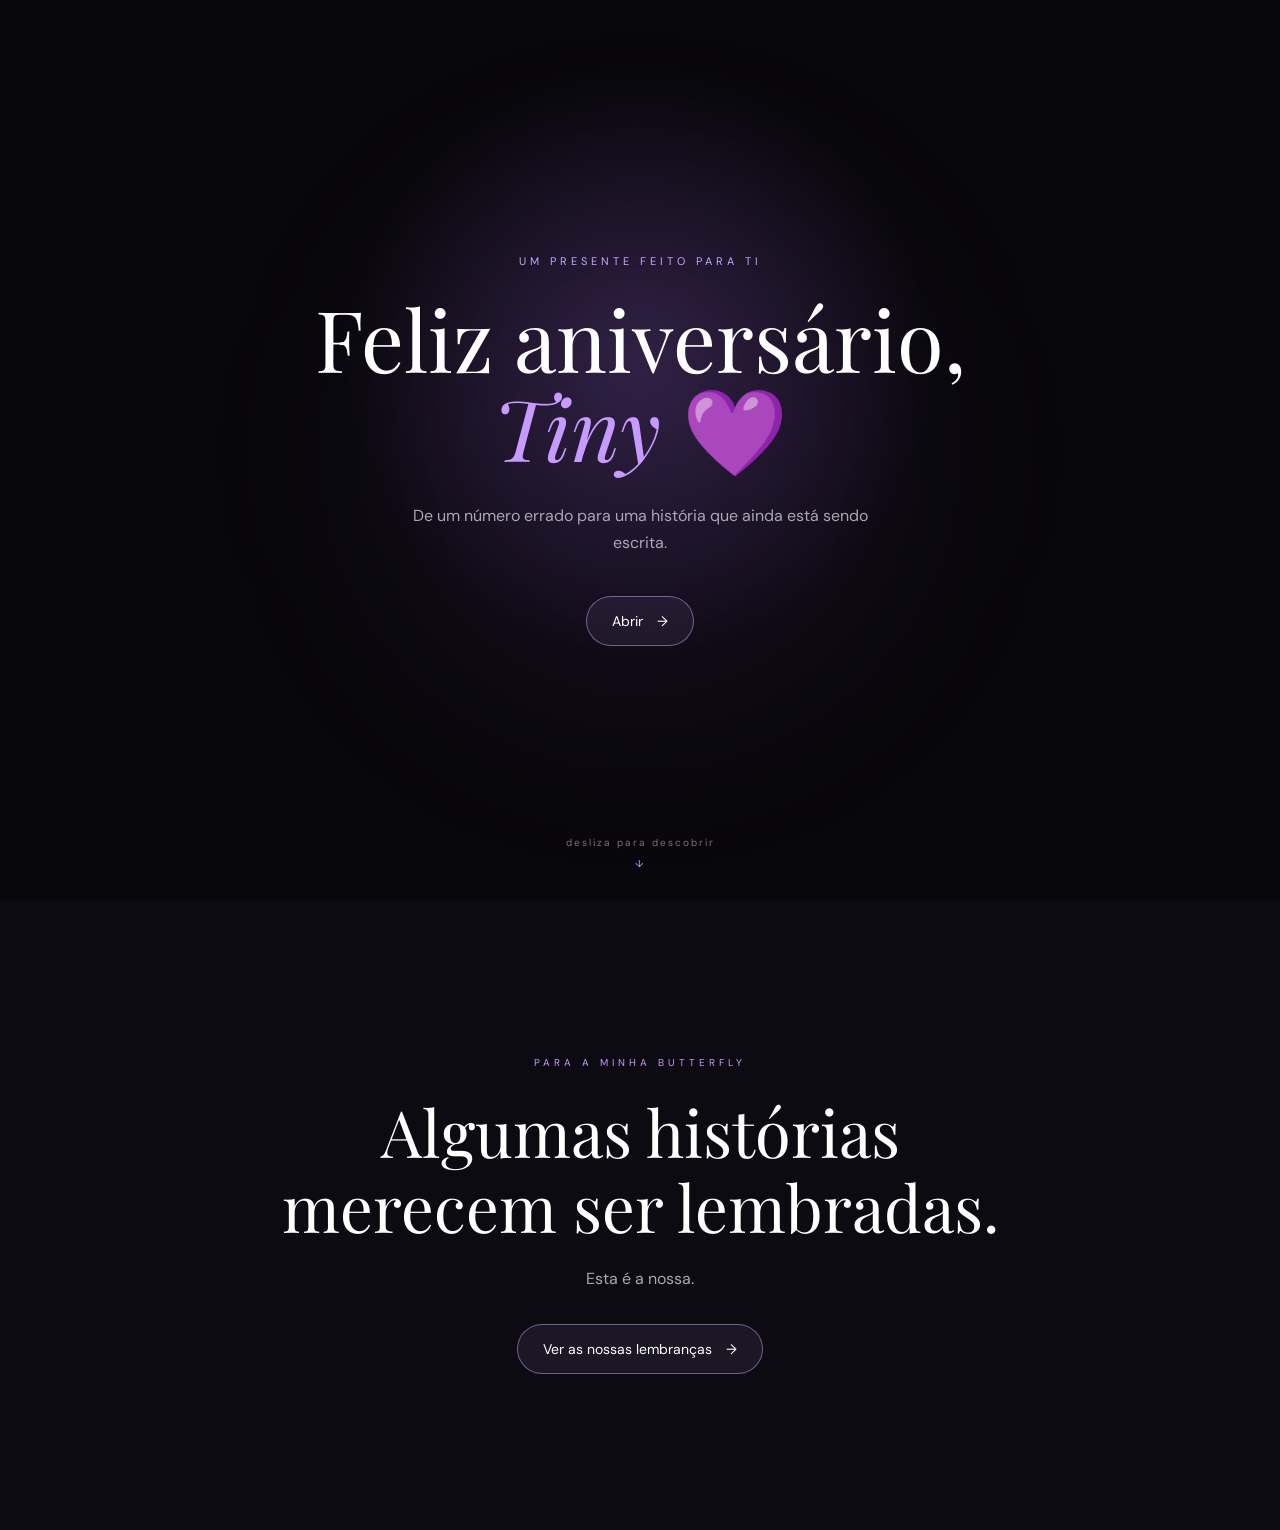
<file: index.html>
<!DOCTYPE html>
<html lang="pt">
<head>
    <meta charset="UTF-8">
    <meta name="viewport" content="width=device-width, initial-scale=1.0">

    <title>Para Tiny 💜</title>

    <link rel="stylesheet" href="style.css">
</head>

<body>

    <!--
        Coloca o ficheiro de áudio que tens autorização para usar em:
        assets/audio/te-vivo.mp3

        Nota: alguns navegadores bloqueiam música com som iniciada
        automaticamente. Por isso, o JavaScript também tenta iniciar
        a música quando a Tiny tocar no botão.
    -->
    <audio id="backgroundMusic" loop preload="auto">
        <source src="assets/audio/marilia_mendonca_nem_e_bom_lembrar_decretos_reais_aac_70415.m4a" type="audio/mpeg">
    </audio>

    <main class="hero">

        <div class="stars"></div>

        <div class="hero-content">

            <p class="small-text">UM PRESENTE FEITO PARA TI</p>

            <h1>
                Feliz aniversário,
                <span>Tiny</span> 💜
            </h1>

            <p class="intro">
                De um número errado para uma história
                que ainda está sendo escrita.
            </p>

            <button id="openGift">
                Abrir
                <span>→</span>
            </button>

        </div>

        <div class="scroll-indicator">
            <span>desliza para descobrir</span>
            <div>↓</div>
        </div>

    </main>


    <section class="welcome" id="welcome">

        <p class="section-label">PARA A MINHA BUTTERFLY</p>

        <h2>
            Algumas histórias<br>
            merecem ser lembradas.
        </h2>

        <p>
            Esta é a nossa.
        </p>

        <a href="lembrancas.html" class="memories-button">
            Ver as nossas lembranças
            <span>→</span>
        </a>

    </section>


    <script src="script.js"></script>

</body>
</html>
</file>
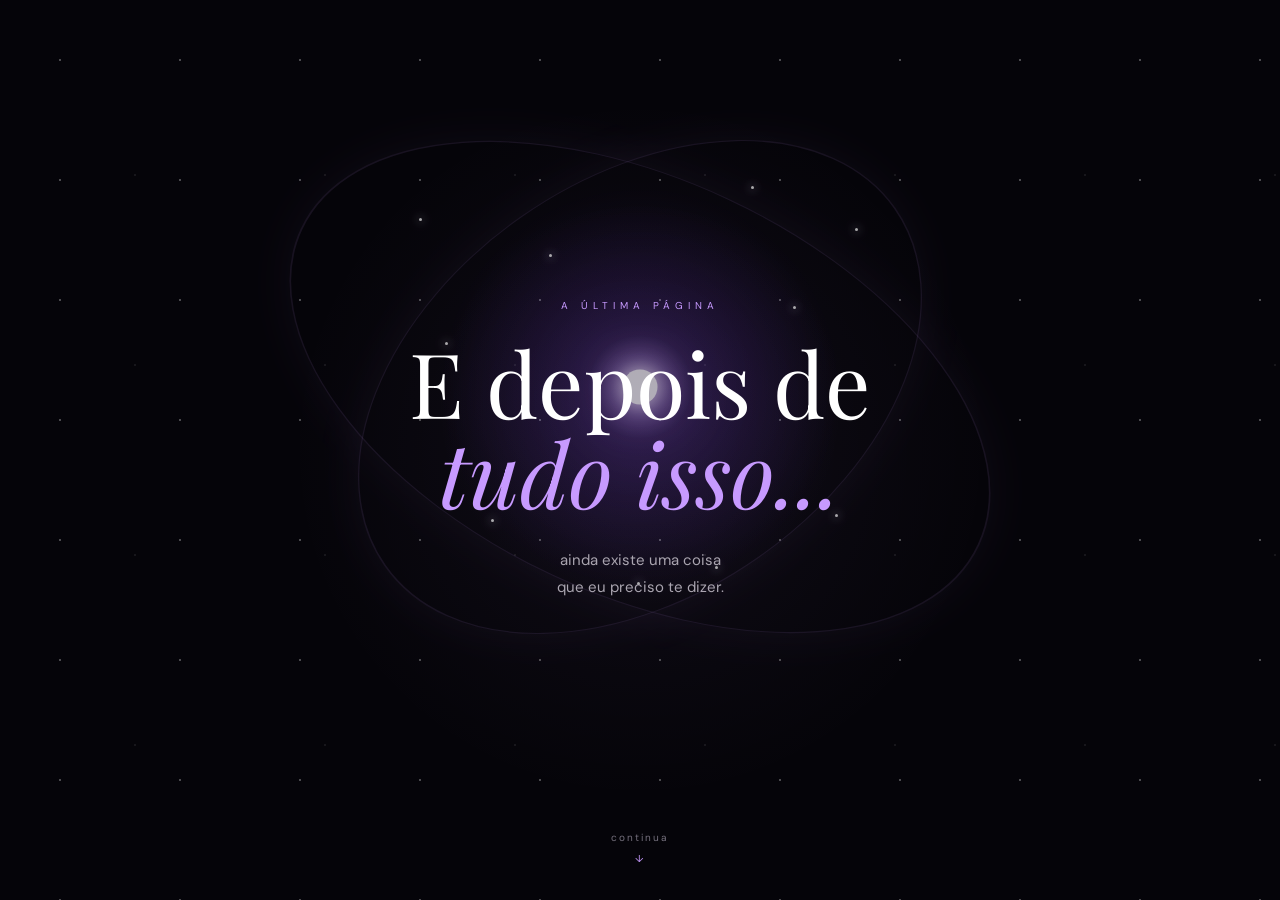
<file: carta.html>
<!DOCTYPE html>
<html lang="pt">
<head>
    <meta charset="UTF-8">
    <meta name="viewport" content="width=device-width, initial-scale=1.0">

    <title>Para Tiny — A última página 💜</title>

    <link rel="stylesheet" href="carta.css">
</head>

<body>

    <!-- =========================================
         MÚSICA
    ========================================== -->

    <audio id="anchorMusic" preload="auto">
        <source src="assets/audio/novo_amor_anchor_official_video_aac_83537.m4a" type="audio/mpeg">
    </audio>


    <!-- =========================================
         CENA INICIAL
    ========================================== -->

    <main class="letter-world" id="letterWorld">

        <div class="stars"></div>

        <div class="galaxy">
            <div class="galaxy-core"></div>

            <span class="star star-1"></span>
            <span class="star star-2"></span>
            <span class="star star-3"></span>
            <span class="star star-4"></span>
            <span class="star star-5"></span>
            <span class="star star-6"></span>
            <span class="star star-7"></span>
            <span class="star star-8"></span>
            <span class="star star-9"></span>
            <span class="star star-10"></span>
        </div>


        <section class="intro-scene" id="introScene">

            <p class="tiny-label">
                A ÚLTIMA PÁGINA
            </p>

            <h1>
                E depois de<br>
                <span>tudo isso...</span>
            </h1>

            <p class="intro-text">
                ainda existe uma coisa<br>
                que eu preciso te dizer.
            </p>

            <div class="continue-indicator">
                <span>continua</span>
                <div>↓</div>
            </div>

        </section>


        <!-- =====================================
             ENVELOPE
        ====================================== -->

        <section class="envelope-scene" id="envelopeScene">

            <p class="envelope-message">
                Para a minha Tiny 💜
            </p>

            <div
                class="envelope"
                id="envelope"
                role="button"
                tabindex="0"
                aria-label="Abrir carta"
            >

                <div class="envelope-back"></div>

                <div class="letter-inside"></div>

                <div class="envelope-front"></div>

                <div class="envelope-flap"></div>

                <div class="wax-seal">
                    T
                </div>

            </div>

            <p class="open-hint">
                toca no envelope
            </p>

        </section>


        <!-- =====================================
             CARTA
        ====================================== -->

        <section class="letter-scene" id="letterScene">

            <div class="paper-shadow"></div>

            <article class="paper">

                <div class="paper-decoration top-left">✦</div>
                <div class="paper-decoration top-right">✦</div>
                <div class="paper-decoration bottom-left">✦</div>
                <div class="paper-decoration bottom-right">✦</div>


                <header class="letter-header">

                    <div class="little-heart">
                        ♡
                    </div>

                    <p>
                        PARA TINY
                    </p>

                    <h2>
                        Feliz aniversário,
                        <span>Albertina.</span>
                    </h2>

                </header>


                <div class="letter-content">

                    <p>
                        Feliz aniversário Albertina Candeia Gunza Mário.
                    </p>

                    <p>
                        Que nesse dia especial essas palavras cheguem a tocar
                        sua alma e encher seu coração de sentimentos inesquecíveis.
                    </p>

                    <p>
                        Eu nunca fui muito bom em expressar sentimentos e espero
                        que essa carta não te aborreça. Eu vou tentar dizer o mais
                        necessário possível.
                    </p>

                    <p>
                        Ainda me lembro como se fosse ontem daquela promessa que
                        fizemos há quase dois anos atrás. Eu nunca disse o que me
                        fez amar você e até hoje nem eu sei. Acho meio bobo até
                        admitir isso, mas você é tão incrível que é simplesmente
                        incrível.
                    </p>

                    <p>
                        E agora você tem 18 anos de idade, mas eu continuo amando
                        você da mesma forma e na mesma intensidade.
                    </p>

                    <p>
                        Quase dois anos que nos conhecemos, dois anos de tantos
                        momentos felizes e momentos tristes, tal como o nosso
                        primeiro beijo, ou a nossa música e, sem esquecer,
                        do dia do seu aniversário de 17 anos. Naquele dia eu
                        cheguei a pensar que já estava casado. 😂😂😂
                    </p>

                    <p>
                        Mas sabe, a vida é estranha. A cada ano que passa parece
                        que nós vamos nos afastando mais. Não vou ficar aqui
                        escrevendo coisa que não existe. Apesar do amor ser sempre
                        o mesmo, eu já não sinto aquela conexão que sentia, a
                        confiança não é a mesma, e não vejo mais o mesmo brilho
                        no seu olhar quando olha para mim.
                    </p>

                    <p>
                        Às vezes tento me perguntar qual é seu jeito de amar,
                        mas é difícil achar. É verdade que ambos abdicamos de
                        muitas coisas para fazer dar certo e, ainda assim,
                        parece que de nada adiantou.
                    </p>

                    <p>
                        Sei lá... agora eu já nem confio em você e eu nem sei
                        como é possível amar tanto alguém e, ao mesmo tempo,
                        não confiar nesse alguém.
                    </p>

                    <p>
                        Eu sempre lembro de como tudo começou e me pergunto
                        como chegamos até aqui.
                    </p>

                    <p>
                        Relacionamentos não são fáceis, eu sei, mas eu não
                        contava que seria tão difícil assim. Ambos cometemos
                        muitos erros e, sei lá, talvez por sermos jovens.
                        Mas nem com esses erros aprendemos.
                    </p>

                    <p>
                        É difícil aceitar que, na verdade, você nunca confiou
                        em mim. Me achava um moleque e achava que eu usaria
                        você e descartaria logo depois. Logo eu, que fiz de tudo
                        para você confiar em mim.
                    </p>

                    <p>
                        Eu sei que a confiança se conquista, mas você nunca quis
                        que eu conquistasse a sua. E a culpa não é de nenhum dos
                        dois. É simplesmente a vida e coisas dessas acontecem.
                    </p>

                    <p>
                        Como podemos normalizar duas pessoas que se amam ficarem
                        dois meses sem se falar e, quando se veem, até o abraço
                        ser limitado? O olhar sem magia?
                    </p>

                    <p>
                        Lembro muito bem quando fomos aprovados para a 12ª.
                        Quando viemos ver as listas e você disse que voltou só
                        para ficar mais um pouco ao meu lado. E seu olhar me dizia
                        que você realmente queria ficar.
                    </p>

                    <p>
                        Muitas vezes eu fui estúpido, eu sei, mas você também
                        não fugiu muito disso. Muitas vezes fizemos coisas que
                        com certeza acabariam com qualquer relacionamento, mas
                        nos perdoamos e decidimos ficar juntos porque, apesar
                        de tudo, nos amamos.
                    </p>

                    <p>
                        Mas o que nós temos não é saudável para nenhum dos dois.
                        Não vou ficar pintando essa relação de rosa quando não é.
                        E desculpa que seja no seu aniversário, mas eu tenho
                        que falar tudo o que sinto.
                    </p>

                    <p>
                        O que eu mais quero, acima de tudo nessa relação,
                        é ver você feliz. Nem que para isso você tenha que
                        terminar comigo. Para mim, ver você realizada é o mais
                        importante.
                    </p>

                    <p>
                        Sei lá... acho que faltou alguma coisa. Eu fico me
                        perguntando pelo menos uma vez por semana onde erramos
                        para chegar a esse ponto, sendo que nós estávamos tão
                        felizes.
                    </p>

                    <p>
                        E a cada dia que passa uma parte dessa relação parece
                        morrer. Não dá mais para esconder.
                    </p>

                    <p>
                        Agora nós estamos ficando crescidos. Eu sempre quis
                        fazer algo que me marcasse para sempre na sua vida e
                        na sua memória, mas eu falhei. Agora só estou deixando
                        o tempo me levar, vendo por quanto mais tempo o nosso
                        amor vai aguentar.
                    </p>

                    <p>
                        Quem não quereria ficar com você? Você é linda,
                        inteligente e incrível.
                    </p>

                    <p>
                        Às vezes eu me pergunto se você sente mesmo algo por
                        mim. Sinto que existem coisas que você não consegue
                        dizer para mim.
                    </p>

                    <p>
                        E sabe porquê isso acontece?
                    </p>

                    <p class="highlight">
                        Confiança.
                    </p>

                    <p>
                        Você fala que tem, mas quando é hora de provar,
                        desmorona.
                    </p>

                    <p>
                        Os homens não são fortes como toda gente diz,
                        muito menos eu. Nós temos sentimentos e gostamos
                        de nos sentir amados.
                    </p>

                    <p>
                        Sinto falta dos tempos em que você era bem chata
                        e mandava mensagem a toda hora, quando perdíamos
                        segundos nos olhando durante as aulas, quando
                        conversávamos a toda hora.
                    </p>

                    <p>
                        Eu não sei o que faltou para te dar confiança.
                        Eu até te apresentei à minha mãe, a minha mãe.
                        Mas talvez as coisas tenham que ser assim.
                    </p>

                    <p>
                        Talvez esse não seja o nosso momento.
                    </p>

                    <p>
                        Talvez um dia possamos perceber o quanto tempo
                        perdemos brincando de casal quando poderíamos,
                        sei lá, estar fazendo coisas que realmente trouxessem
                        algum valor significativo às nossas vidas.
                    </p>

                    <p>
                        Hoje em dia eu percebo que amor não é suficiente
                        para fazer dar certo. Porque, se fosse, nós não
                        estaríamos onde estamos.
                    </p>

                    <p>
                        Ainda sonho com você vindo à minha casa, com nós
                        assistindo um filme e rindo juntos, fazendo alguma
                        coisa que importa.
                    </p>

                    <p>
                        Você está fazendo 18 anos e eu estou sentindo que,
                        na sua vida, eu não contribuí com nada.
                    </p>

                    <p>
                        Será que é mesmo normal eu me sentir assim?
                    </p>

                    <p>
                        Queria não estar dizendo isso, mas não podemos fugir
                        daquilo que está sendo a nossa realidade.
                    </p>

                    <p>
                        Você um dia disse que eu só não compreendo sua forma
                        de amar. Então você vai me dizer que no princípio não
                        era você?
                    </p>

                    <p>
                        Não era a Albertina quem vinha sempre me cumprimentar
                        e fazia birra quando eu chegava e não cumprimentava?
                    </p>

                    <p>
                        Não era a Albertina que dizia que amava estar comigo
                        e me enviava mensagem de bom dia?
                    </p>

                    <p>
                        Então quem era?
                    </p>

                    <p>
                        Dizem que as pessoas nunca mudam, mas só revelam quem
                        elas verdadeiramente são. Mas custa acreditar que esse
                        é o seu verdadeiro ser.
                    </p>

                    <p>
                        Eu por muito tempo cometi um erro dizendo a mim mesmo
                        que as coisas vão mudar, mas elas continuavam sempre
                        as mesmas.
                    </p>

                    <p>
                        Mas agora eu deixo o tempo me levar.
                    </p>

                    <p>
                        Eu amo você e é agradável te ver, mas não podemos
                        lutar pelo que não podemos ter.
                    </p>

                    <p>
                        Se for para acontecer, vai acontecer. E se não,
                        não vai. Desde que você seja feliz, por mim tudo bem.
                    </p>

                    <p>
                        E eu sempre digo a você: eu sinto que estou te
                        prendendo a mim. Mas se você sente que já não me ama
                        e que eu não estou trazendo nada de importante na sua
                        vida, não fique comigo por pena ou qualquer outro
                        motivo que te faça se sentir presa.
                    </p>

                    <p>
                        Você é jovem e é incrível.
                    </p>

                    <p>
                        Ainda tenho saudades de quando conversávamos sobre
                        a Alziane ou de quando você veio à minha casa no dia
                        da educação. São momentos especiais que eu não vou
                        esquecer por muito tempo.
                    </p>

                    <p>
                        E eu agradeço a você por ter me proporcionado momentos
                        tão felizes e por ter me ensinado um pouco sobre isso
                        que é o amor.
                    </p>

                    <p>
                        Não estou querendo colocar um peso em você escrevendo
                        isso, mas sinceramente eu não nos vejo juntos daqui
                        a oito anos.
                    </p>

                    <p>
                        Você até havia esquecido dessa promessa. Talvez isso
                        só prove aquilo que eu disse: que as coisas já não
                        são como antes.
                    </p>

                    <p>
                        Aproveite ao máximo esse dia, porque você merece.
                        E nunca esqueça o quão importante você é, garota.
                    </p>

                    <p>
                        Independentemente do que acontecer entre nós de agora
                        em diante, eu desejo tudo de bom na sua vida amorosa,
                        profissional, pessoal e emocional.
                    </p>

                    <p>
                        E é isso.
                    </p>

                    <p>
                        Sei que não era o que você esperava, mas você sabe
                        que eu não aguento mentir para você.
                    </p>

                    <p class="final-love">
                        Te amo ❤️
                    </p>

                    <p>
                        E espero que nunca se esqueça disso.
                    </p>

                    <p>
                        Você vai ler isso em uns dois ou três minutos com
                        certeza. 😂 Você sempre leu muito rápido. 🤷🏽‍♂️
                        Nem sei como faz isso. 😩
                    </p>

                    <p>
                        Desculpa não ser pessoalmente como da última vez,
                        mas nesse presente coloquei todo meu amor e dedicação.
                    </p>

                    <p>
                        Eu sei que não é muito, mas vem de coração. 💜
                    </p>

                </div>


                <footer class="letter-footer">

                    <div class="footer-line"></div>

                    <p>
                        Com amor,
                    </p>

                    <strong>
                        de quem nunca vai esquecer<br>
                        a sua Tiny. 💜
                    </strong>

                    <div class="footer-heart">
                        ♡
                    </div>

                </footer>

            </article>

        </section>

    </main>


    <script src="carta.js"></script>

</body>
</html>
</file>
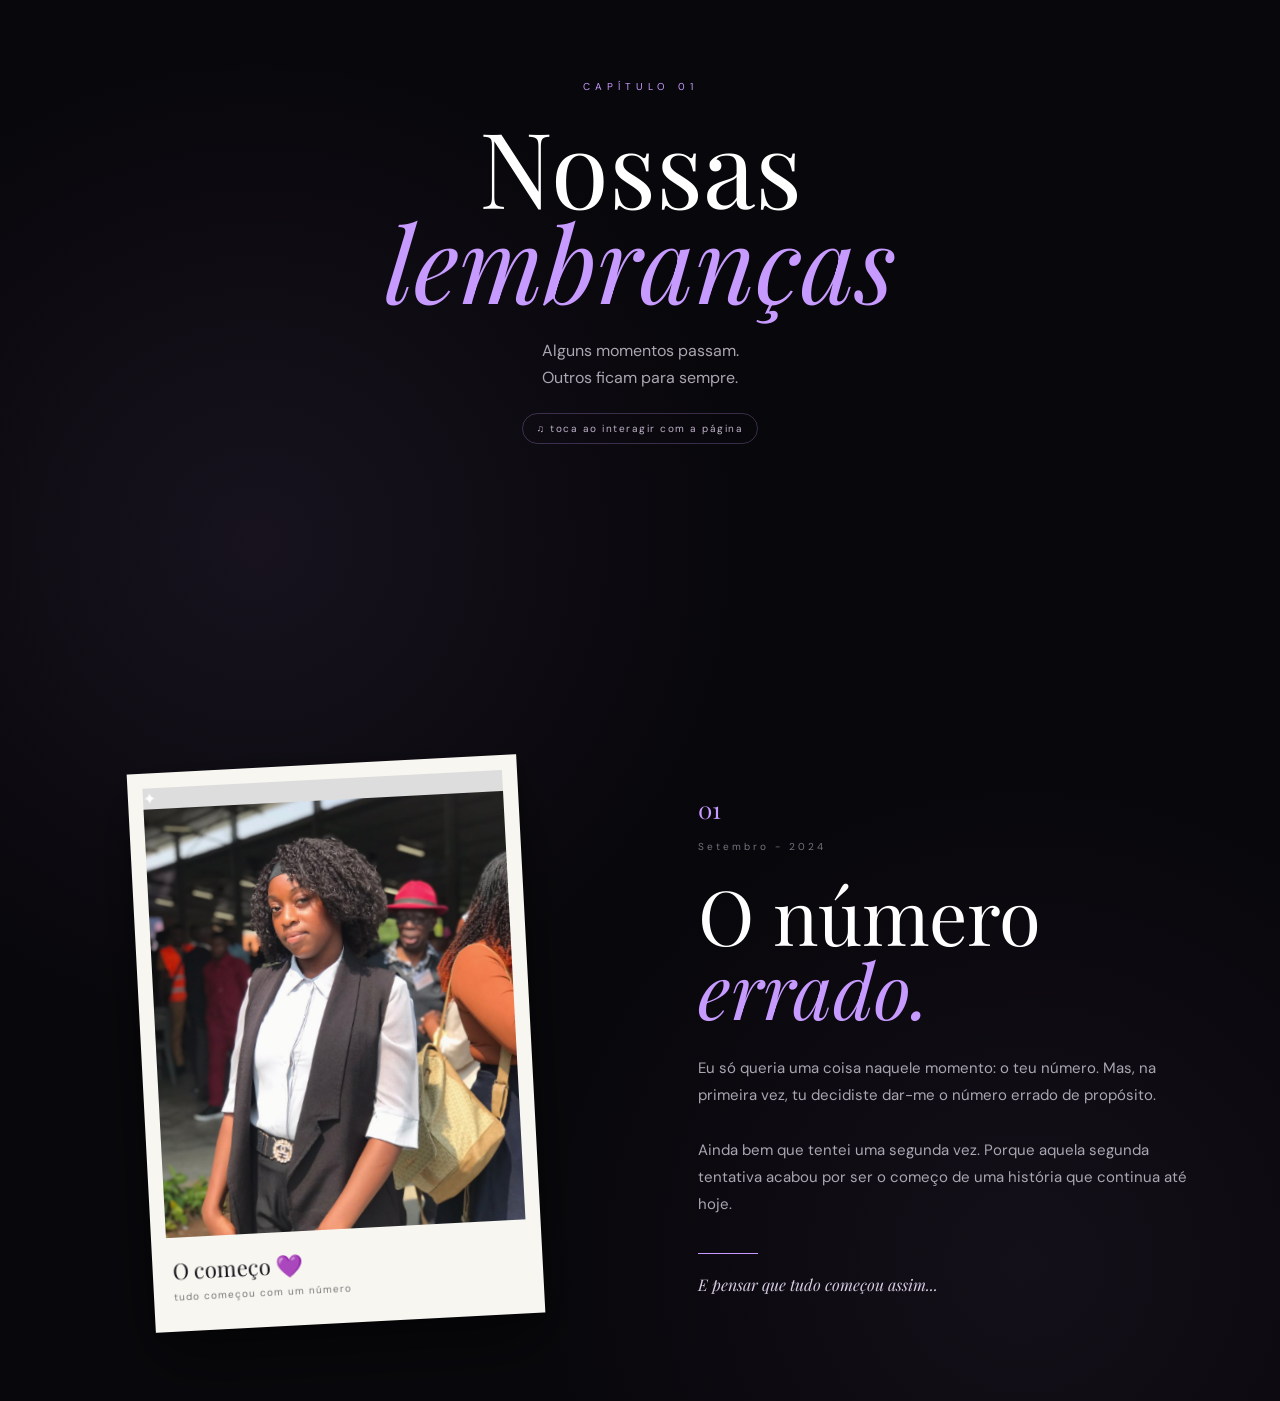
<file: lembrancas.html>
<!DOCTYPE html>
<html lang="pt">
<head>

    <meta charset="UTF-8">

    <meta name="viewport" content="width=device-width, initial-scale=1.0">

    <title>Nossas lembranças 💜</title>

    <link rel="stylesheet" href="lembrancas.css">

</head>

<body>

<audio
    id="memoryMusic"
    loop
    preload="auto"
>
    <source
        src="assets/audio/marilia_mendonca_nem_e_bom_lembrar_decretos_reais_aac_70415.m4a"
        type="audio/mp4"
    >
</audio>


<main class="memories-page">

    <header class="memories-header">

        <p class="eyebrow">
            CAPÍTULO 01
        </p>

        <h1>
            Nossas<br>
            <span>lembranças</span>
        </h1>

        <p class="subtitle">
            Alguns momentos passam.<br>
            Outros ficam para sempre.
        </p>

        <div
            class="music-status"
            id="musicStatus"
        >
            ♫ nossa trilha sonora
        </div>

    </header>


    <div class="memories-container">


        <!-- =========================
             MEMÓRIA 01
        ========================== -->

        <section
            class="memory-showcase active effect-classic"
            data-memory="1"
        >

            <div class="photo-area">

                <div class="photo-card">

                    <div class="photo-frame">

                        <div class="photo-decoration">
                            ✦
                        </div>

                        <img
                            src="assets/image/IMG-20260809-WA0099.jpg"
                            alt="Primeira lembrança de Tiny"
                        >

                    </div>

                    <div class="photo-caption">

                        <span>
                            O começo 💜
                        </span>

                        <small>
                            tudo começou com um número
                        </small>

                    </div>

                </div>

            </div>


            <article class="memory-text">

                <p class="memory-number">01</p>

                <p class="memory-date">
                    Setembro - 2024
                </p>

                <h2>
                    O número<br>
                    <em>errado.</em>
                </h2>

                <p class="memory-description">
                    Eu só queria uma coisa naquele momento:
                    o teu número.
                    Mas, na primeira vez,
                    tu decidiste dar-me o número errado
                    de propósito.
                </p>

                <p class="memory-description">
                    Ainda bem que tentei uma segunda vez.
                    Porque aquela segunda tentativa acabou
                    por ser o começo de uma história
                    que continua até hoje.
                </p>

                <div class="memory-divider"></div>

                <p class="memory-note">
                    E pensar que tudo começou assim...
                </p>

            </article>

        </section>



        <!-- =========================
             MEMÓRIA 02
        ========================== -->

        <section
            class="memory-showcase effect-flower"
            data-memory="2"
        >

            <div class="photo-area">

                <div class="photo-card">

                    <div class="photo-frame">

                        <div class="flower-border">
                            ✿　✿　✿
                        </div>

                        <img
                            src="assets/image/IMG-20260809-WA0100.jpg"
                            alt="Primeira conversa"
                        >

                    </div>

                    <div class="photo-caption">

                        <span>
                            Primeiras palavras 💬
                        </span>

                        <small>
                            a conversa que mudou tudo
                        </small>

                    </div>

                </div>

            </div>


            <article class="memory-text">

                <p class="memory-number">02</p>

                <p class="memory-date">
                    Setembro - 2024
                </p>

                <h2>
                    A nossa<br>
                    <em>primeira conversa.</em>
                </h2>

                <p class="memory-description">
                    A primeira conversa no WhatsApp
                    aconteceu no telefone da tua mãe.
                </p>

                <p class="memory-description">
                    E, no meio daquela conversa,
                    fizemos uma promessa que até hoje
                    guardo comigo:
                    acontecesse o que acontecesse,
                    daqui a dez anos ainda estaríamos
                    juntos, planejando o nosso casamento.
                </p>

                <div class="memory-divider"></div>

                <p class="memory-note">
                    Ainda faltam alguns anos para descobrir
                    até onde aquela promessa nos levou.
                </p>

            </article>

        </section>



        <!-- =========================
             MEMÓRIA 03
        ========================== -->

        <section
            class="memory-showcase effect-polaroid"
            data-memory="3"
        >

            <div class="photo-area">

                <div class="photo-card">

                    <div class="photo-frame">

                        <img
                            src="assets/image/IMG-20260809-WA0101.jpg"
                            alt="Primeiro beijo"
                        >

                    </div>

                    <div class="photo-caption">

                        <span>
                            O primeiro beijo 💜
                        </span>

                        <small>
                            finalmente aconteceu
                        </small>

                    </div>

                </div>

            </div>


            <article class="memory-text">

                <p class="memory-number">03</p>

                <p class="memory-date">
                    2025
                </p>

                <h2>
                    O nosso<br>
                    <em>primeiro beijo.</em>
                </h2>

                <p class="memory-description">
                    Tu vieste até à minha casa,
                    mesmo com medo.
                </p>

                <p class="memory-description">
                    Eu queria te beijar desde o momento
                    em que chegaste, mas fiquei com receio
                    da tua reação.
                    Até que finalmente criei coragem.
                    Tapei os teus olhos,
                    dei-te um beijinho rápido
                    e depois saí correndo para a cozinha.
                </p>

                <div class="memory-divider"></div>

                <p class="memory-note">
                    Definitivamente, eu não sabia agir
                    normalmente contigo. 😂💜
                </p>

            </article>

        </section>



        <!-- =========================
             MEMÓRIA 04
        ========================== -->

        <section
            class="memory-showcase effect-soft"
            data-memory="4"
        >

            <div class="photo-area">

                <div class="photo-card">

                    <div class="photo-frame">

                        <img
                            src="assets/image/IMG-20260828-WA0048.jpg"
                            alt="Educação física"
                        >

                    </div>

                    <div class="photo-caption">

                        <span>
                            Educação física
                        </span>

                        <small>
                            mais uma lembrança nossa
                        </small>

                    </div>

                </div>

            </div>


            <article class="memory-text">

                <p class="memory-number">04</p>

                <p class="memory-date">
                    Maio 2025
                </p>

                <h2>
                    Aquele último dia<br>
                    de <em>educação física.</em>
                </h2>

                <p class="memory-description">
                    Eu tinha conseguido um equipamento
                    emprestado de um amigo para te dar.
                </p>

                <p class="memory-description">
                    Tu ficaste com vergonha e pediste
                    para eu não olhar enquanto vestias.
                    E aquele momento simples acabou ficando
                    guardado entre tantas outras pequenas
                    lembranças que construímos juntos.
                </p>

                <div class="memory-divider"></div>

                <p class="memory-note">
                    São esses pequenos momentos
                    que acabam se tornando enormes na memória.
                </p>

            </article>

        </section>



        <!-- =========================
             MEMÓRIA 05
        ========================== -->

        <section
            class="memory-showcase effect-jealousy"
            data-memory="5"
        >

            <div class="photo-area">

                <div class="photo-card">

                    <div class="photo-frame">

                        <span class="floating-heart">
                            ♡
                        </span>

                        <img
                            src="assets/image/IMG-20260824-WA0058.jpg"
                            alt="Primeiros ciúmes"
                        >

                    </div>

                    <div class="photo-caption">

                        <span>
                            Ciúmes 👀💜
                        </span>

                        <small>
                            antes mesmo de sermos nós
                        </small>

                    </div>

                </div>

            </div>


            <article class="memory-text">

                <p class="memory-number">05</p>

                <p class="memory-date">
                   Outubro 2025
                </p>

                <h2>
                    Quando percebi<br>
                    o teu <em>ciúme.</em>
                </h2>

                <p class="memory-description">
                    Nós ainda nem estávamos juntos.
                    Mas tu começaste a sentir ciúmes
                    de uma colega que nós dois conhecíamos.
                </p>

                <p class="memory-description">
                    No início tentaste esconder.
                    Só que eu percebi.
                    E lembro-me de como ficaste surpresa
                    quando percebeste que eu tinha percebido.
                </p>

                <div class="memory-divider"></div>

                <p class="memory-note">
                    Talvez ali já existisse alguma coisa
                    que nenhum dos dois queria admitir.
                </p>

            </article>

        </section>



        <!-- =========================
             MEMÓRIA 06
        ========================== -->

        <section
            class="memory-showcase effect-film"
            data-memory="6"
        >

            <div class="photo-area">

                <div class="photo-card">

                    <div class="film-holes">
                        ● ● ● ● ●
                    </div>

                    <div class="photo-frame">

                        <img
                            src="assets/image/IMG-20260831-WA0083.jpg"
                            alt="Apresentação teatral"
                        >

                    </div>

                    <div class="film-label">
                        MEMORY • 06
                    </div>

                    <div class="photo-caption">

                        <span>
                            O dia da peça 🎭
                        </span>

                        <small>
                            uma lembrança impossível de esquecer
                        </small>

                    </div>

                </div>

            </div>


            <article class="memory-text">

                <p class="memory-number">06</p>

                <p class="memory-date">
                    2025
                </p>

                <h2>
                    O dia da<br>
                    <em>peça teatral.</em>
                </h2>

                <p class="memory-description">
                    O grupo dela tinha uma apresentação
                    teatral e aquele dia acabou entrando
                    para a nossa coleção de memórias.
                </p>

                <p class="memory-description">
                    Foi um daqueles momentos espontâneos,
                    engraçados e completamente nossos,
                    daqueles que provavelmente ficam
                    ainda mais engraçados quando lembramos
                    deles anos depois.
                </p>

                <div class="memory-divider"></div>

                <p class="memory-note">
                    Algumas lembranças não precisam
                    fazer sentido para mais ninguém. 😂💜
                </p>

            </article>

        </section>



        <!-- =========================
             MEMÓRIA 07
        ========================== -->

        <section
            class="memory-showcase effect-glow"
            data-memory="7"
        >

            <div class="photo-area">

                <div class="photo-card">

                    <div class="photo-frame">

                        <div class="glow-ring"></div>

                        <img
                            src="assets/image/IMG-20260828-WA0044.jpg"
                            alt="Olhares durante a aula"
                        >

                    </div>

                    <div class="photo-caption">

                        <span>
                            Os olhares 👀
                        </span>

                        <small>
                            e a vergonha da Tiny
                        </small>

                    </div>

                </div>

            </div>


            <article class="memory-text">

                <p class="memory-number">07</p>

                <p class="memory-date">
                    Todos Os Anos
                </p>

                <h2>
                    Quando eu<br>
                    não conseguia parar de <em>olhar.</em>
                </h2>

                <p class="memory-description">
                    Durante as aulas, às vezes eu simplesmente
                    ficava olhando para ti.
                </p>

                <p class="memory-description">
                    E tu, toda envergonhada,
                    pedias para eu parar.
                    Mas provavelmente já sabias que,
                    mesmo quando eu tentava disfarçar,
                    os meus olhos acabavam procurando por ti.
                </p>

                <div class="memory-divider"></div>

                <p class="memory-note">
                    Desculpa, Tiny. 😂
                    Mas tu sabes que ainda acontece.
                </p>

            </article>

        </section>



        <!-- =========================
             MEMÓRIA 08
        ========================== -->

        <section
            class="memory-showcase effect-special"
            data-memory="8"
        >

            <div class="photo-area">

                <div class="photo-card">

                    <div class="photo-frame">

                        <span class="sparkle sparkle-1">✦</span>
                        <span class="sparkle sparkle-2">✧</span>
                        <span class="sparkle sparkle-3">✦</span>

                        <img
                            src="assets/image/IMG-20260828-WA0045.jpg"
                            alt="Pedido oficial de namoro"
                        >

                    </div>

                    <div class="photo-caption">

                        <span>
                            17 anos. 💍
                        </span>

                        <small>
                            o dia em que tudo ficou oficial
                        </small>

                    </div>

                </div>

            </div>


            <article class="memory-text">

                <p class="memory-number">08</p>

                <p class="memory-date">
                    08 DE SETEMBRO DE 2025
                </p>

                <h2>
                    O dia em que<br>
                    te pedi em <em>namoro.</em>
                </h2>

                <p class="memory-description">
                    O teu aniversário de 17 anos.
                    O dia em que finalmente te pedi
                    oficialmente em namoro.
                </p>

                <p class="memory-description">
                    Eu não senti tristeza,
                    arrependimento ou dúvida.
                    Só queria aproveitar cada segundo
                    contigo.
                    E, para oficializar tudo,
                    dei-te um anel de prata.
                </p>

                <div class="memory-divider"></div>

                <p class="memory-note">
                    Se eu pudesse voltar naquele dia,
                    faria tudo exatamente igual.
                </p>

            </article>

        </section>



        <!-- =========================
             MEMÓRIA 09
        ========================== -->

        <section
            class="memory-showcase effect-cinema"
            data-memory="9"
        >

            <div class="photo-area">

                <div class="photo-card">

                    <div class="cinema-bars"></div>

                    <div class="photo-frame">

                        <img
                            src="assets/image/IMG-20260830-WA0059.jpg"
                            alt="Cinco Passos de Você"
                        >

                    </div>

                    <div class="photo-caption">

                        <span>
                            Cinco Passos de Você 🎬
                        </span>

                        <small>
                            abraçados e emocionados.
                        </small>

                    </div>

                </div>

            </div>


            <article class="memory-text">

                <p class="memory-number">09</p>

                <p class="memory-date">
                    2025
                </p>

                <h2>
                    O filme que<br>
                    virou a nossa <em>música.</em>
                </h2>

                <p class="memory-description">
                    Assistimos a Cinco Passos de Você
                    juntos, em minha casa.
                </p>

                <p class="memory-description">
                    Ficamos abraçados,
                    emocionados com o filme como dois bebês,
                    completamente envolvidos pelo filme.
                    E daquele momento nasceu uma das coisas
                    que mais gosto de lembrar:
                    a nossa música, <em>Anchor</em>.
                </p>

                <div class="memory-divider"></div>

                <p class="memory-note">
                    Algumas músicas deixam de ser apenas músicas.
                    Elas passam a carregar uma história.
                </p>

            </article>

        </section>



        <!-- =========================
             MEMÓRIA 10
        ========================== -->

        <section
            class="memory-showcase effect-hearts"
            data-memory="10"
        >

            <div class="photo-area">

                <div class="photo-card">

                    <div class="photo-frame">

                        <span class="heart heart-1">♡</span>
                        <span class="heart heart-2">♡</span>
                        <span class="heart heart-3">♡</span>

                        <img
                            src="assets/image/IMG-20260901-WA0028.jpg"
                            alt="Dia dos namorados"
                        >

                    </div>

                    <div class="photo-caption">

                        <span>
                            Dia dos Namorados 💜
                        </span>

                        <small>
                            14 de Fevereiro de 2026
                        </small>

                    </div>

                </div>

            </div>


            <article class="memory-text">

                <p class="memory-number">10</p>

                <p class="memory-date">
                    14 DE FEVEREIRO DE 2026
                </p>

                <h2>
                    O dia dos<br>
                    <em>nossos presentes.</em>
                </h2>

                <p class="memory-description">
                    Passamos tanto tempo falando
                    sobre os presentes que estávamos
                    preparando um para o outro.
                </p>

                <p class="memory-description">
                    Estávamos ansiosos para descobrir
                    o que cada um tinha preparado.
                    E quando finalmente recebemos
                    os presentes em minha casa,
                    os dois amamos.
                </p>

                <p class="memory-description">
                    O dia terminou com beijos,
                    felicidade e aquela sensação boa
                    de estar exatamente onde queríamos estar.
                </p>

                <div class="memory-divider"></div>

                <p class="memory-note">
                    Um dia simples.
                    Mas um daqueles que eu nunca quero esquecer.
                </p>

            </article>

        </section>



        <!-- =========================
             MEMÓRIA 11
        ========================== -->

        <section
            class="memory-showcase effect-vintage"
            data-memory="11"
        >

            <div class="photo-area">

                <div class="photo-card">

                    <div class="photo-frame">

                        <div class="vintage-overlay"></div>

                        <img
                            src="assets/image/IMG-20260828-WA0046.jpg"
                            alt="Aniversário"
                        >

                    </div>

                    <div class="photo-caption">

                        <span>
                            Mesmo brigados. 🤍
                        </span>

                        <small>
                            porque algumas pessoas ficam
                        </small>

                    </div>

                </div>

            </div>


            <article class="memory-text">

                <p class="memory-number">11</p>

                <p class="memory-date">
                    25 DE NOVEMBRO DE 2025
                </p>

                <h2>
                    Mesmo quando<br>
                    estávamos <em>brigados.</em>
                </h2>

                <p class="memory-description">
                    No dia do meu aniversário,
                    nós estávamos brigados.
                </p>

                <p class="memory-description">
                    Mesmo assim, tu foste me ver.
                    Ficamos juntos com a minha família,
                    com a tua amiga, com os meus irmãos
                    e com a minha mãe.
                    Conversamos tanto que, por alguns
                    momentos, parecia até que nunca
                    tínhamos brigado.
                </p>

                <p class="memory-description">
                    No dia seguinte ainda levei bolo
                    para ti.
                </p>

                <div class="memory-divider"></div>

                <p class="memory-note">
                    Porque no fim das contas,
                    estar presente sempre significou muito.
                </p>

            </article>

        </section>

    </div>



    <div class="memory-navigation">

        <div class="memory-progress">

            <span id="currentMemory">01</span>

            <div class="progress-line">
                <div id="progressBar"></div>
            </div>

            <span>11</span>

        </div>


        <button id="nextMemory">

            <span id="buttonText">
                Próxima lembrança
            </span>

            <span class="arrow">
                ↓
            </span>

        </button>

    </div>


</main>


<script src="lembrancas.js"></script>

</body>
</html>
</file>
<file: style.css>
@import url('https://fonts.googleapis.com/css2?family=DM+Sans:wght@300;400;500&family=Playfair+Display:wght@400;500;600&display=swap');

* {
    margin: 0;
    padding: 0;
    box-sizing: border-box;
}

html {
    scroll-behavior: smooth;
}

body {
    background: #08070b;
    color: #ffffff;
    font-family: 'DM Sans', sans-serif;
}

.hero {
    min-height: 100vh;
    position: relative;
    overflow: hidden;

    display: flex;
    align-items: center;
    justify-content: center;

    background:
        radial-gradient(
            circle at 50% 40%,
            rgba(178, 119, 255, 0.18),
            transparent 35%
        ),
        #08070b;
}

.hero::before {
    content: "";
    position: absolute;

    width: 500px;
    height: 500px;

    border-radius: 50%;

    background: rgba(173, 107, 255, 0.08);

    filter: blur(100px);
}

.hero-content {
    position: relative;
    z-index: 2;

    width: min(90%, 700px);

    text-align: center;
}

.small-text {
    color: #cba6ff;

    font-size: 11px;
    letter-spacing: 4px;

    margin-bottom: 25px;
}

h1 {
    font-family: 'Playfair Display', serif;

    font-size: clamp(45px, 9vw, 85px);
    font-weight: 400;

    line-height: 1.05;
}

h1 span {
    color: #c79aff;
    font-style: italic;
}

.intro {
    max-width: 500px;

    margin: 30px auto 40px;

    color: #aaa6b2;

    font-size: 16px;
    line-height: 1.7;
}

button,
.memories-button {
    border: 1px solid rgba(203, 166, 255, 0.5);

    background: rgba(203, 166, 255, 0.08);

    color: white;

    padding: 15px 25px;

    border-radius: 30px;

    font-family: inherit;
    font-size: 14px;

    cursor: pointer;

    transition: 0.3s;

    text-decoration: none;

    display: inline-block;
}

button span,
.memories-button span {
    margin-left: 10px;
}

button:hover,
.memories-button:hover {
    background: #c79aff;
    color: #08070b;

    transform: translateY(-3px);
}

.scroll-indicator {
    position: absolute;

    bottom: 30px;
    left: 50%;

    transform: translateX(-50%);

    text-align: center;

    color: #77727f;

    font-size: 10px;

    letter-spacing: 2px;
}

.scroll-indicator div {
    margin-top: 8px;

    color: #c79aff;

    animation: floating 1.5s infinite;
}

@keyframes floating {

    0%, 100% {
        transform: translateY(0);
    }

    50% {
        transform: translateY(6px);
    }
}

.welcome {
    min-height: 70vh;

    padding: 120px 20px;

    display: flex;
    flex-direction: column;

    justify-content: center;
    align-items: center;

    text-align: center;

    background: #0d0b12;
}

.section-label {
    color: #c79aff;

    font-size: 10px;
    letter-spacing: 4px;

    margin-bottom: 25px;
}

.welcome h2 {
    font-family: 'Playfair Display', serif;

    font-size: clamp(35px, 7vw, 65px);

    font-weight: 400;

    line-height: 1.15;
}

.welcome p:last-of-type {
    margin-top: 25px;

    color: #aaa6b2;
}

.memories-button {
    margin-top: 35px;
}
</file>
<file: carta.css>
@import url('https://fonts.googleapis.com/css2?family=DM+Sans:wght@300;400;500&family=Playfair+Display:wght@400;500;600&display=swap');

:root {
    --dark: #050409;
    --dark-2: #0b0812;
    --lilac: #c79aff;
    --lilac-light: #e4d2ff;
    --paper: #f8f3e9;
    --paper-2: #eee5d4;
    --ink: #29232d;
}

* {
    margin: 0;
    padding: 0;
    box-sizing: border-box;
}

html {
    scroll-behavior: smooth;
}

body {
    background: var(--dark);
    color: white;
    font-family: 'DM Sans', sans-serif;
}


/* =========================================
   MUNDO
========================================= */

.letter-world {
    position: relative;
    min-height: 100vh;
    overflow: hidden;
    background:
        radial-gradient(
            circle at 50% 45%,
            rgba(145, 87, 255, .13),
            transparent 25%
        ),
        radial-gradient(
            circle at 50% 50%,
            rgba(199, 154, 255, .06),
            transparent 45%
        ),
        var(--dark);
}


/* =========================================
   ESTRELAS
========================================= */

.stars,
.stars::before,
.stars::after {
    position: absolute;
    inset: 0;
    content: "";
    pointer-events: none;
}

.stars {
    background-image:
        radial-gradient(circle, rgba(255,255,255,.8) 1px, transparent 1.5px);
    background-size: 120px 120px;
    opacity: .35;
}

.stars::before {
    background-image:
        radial-gradient(circle, rgba(255,255,255,.7) 1px, transparent 1.5px);
    background-size: 190px 190px;
    background-position: 40px 80px;
    opacity: .3;
}


/* =========================================
   GALÁXIA
========================================= */

.galaxy {
    position: absolute;

    width: 520px;
    height: 520px;

    left: 50%;
    top: 43%;

    transform: translate(-50%, -50%) scale(.15);

    opacity: 0;

    border-radius: 50%;

    background:
        radial-gradient(
            circle,
            rgba(255,255,255,.9) 0%,
            rgba(199,154,255,.55) 3%,
            rgba(142,76,255,.18) 14%,
            transparent 55%
        );

    filter: blur(.2px);

    animation:
        galaxyBirth 5s
        cubic-bezier(.16,1,.3,1)
        forwards;
}

.galaxy::before,
.galaxy::after {
    content: "";

    position: absolute;

    inset: 10%;

    border-radius: 50%;

    border: 1px solid rgba(199,154,255,.15);

    transform: rotate(25deg) scaleX(1.8);

    box-shadow:
        0 0 40px rgba(199,154,255,.08);
}

.galaxy::after {
    transform:
        rotate(-35deg)
        scaleX(1.5);
}

.galaxy-core {
    position: absolute;

    width: 35px;
    height: 35px;

    left: 50%;
    top: 50%;

    transform: translate(-50%, -50%);

    border-radius: 50%;

    background: white;

    box-shadow:
        0 0 20px white,
        0 0 50px var(--lilac),
        0 0 100px rgba(199,154,255,.8);
}


/* =========================================
   ESTRELAS INDIVIDUAIS
========================================= */

.star {
    position: absolute;

    width: 3px;
    height: 3px;

    background: white;

    border-radius: 50%;

    box-shadow:
        0 0 8px white,
        0 0 14px var(--lilac);

    animation:
        starFloat
        3s
        ease-in-out
        infinite;
}

.star-1 { left: 12%; top: 25%; }
.star-2 { left: 20%; top: 65%; animation-delay: .4s; }
.star-3 { left: 78%; top: 24%; animation-delay: .8s; }
.star-4 { left: 87%; top: 58%; animation-delay: 1.2s; }
.star-5 { left: 35%; top: 15%; animation-delay: .6s; }
.star-6 { left: 67%; top: 75%; animation-delay: 1s; }
.star-7 { left: 50%; top: 12%; animation-delay: 1.5s; }
.star-8 { left: 8%; top: 80%; animation-delay: .9s; }
.star-9 { left: 92%; top: 82%; animation-delay: 1.7s; }
.star-10 { left: 28%; top: 88%; animation-delay: 1.1s; }


@keyframes galaxyBirth {

    0% {
        opacity: 0;
        transform:
            translate(-50%, -50%)
            scale(.05)
            rotate(0deg);
    }

    30% {
        opacity: .9;
    }

    70% {
        opacity: 1;
    }

    100% {
        opacity: .65;
        transform:
            translate(-50%, -50%)
            scale(1)
            rotate(180deg);
    }
}


@keyframes starFloat {

    0%, 100% {
        opacity: .3;
        transform: scale(.7);
    }

    50% {
        opacity: 1;
        transform: scale(1.6);
    }
}


/* =========================================
   PRIMEIRA CENA
========================================= */

.intro-scene {

    position: relative;
    z-index: 5;

    min-height: 100vh;

    display: flex;
    flex-direction: column;

    align-items: center;
    justify-content: center;

    text-align: center;

    padding: 30px;

    animation:
        introAppear
        2s
        ease
        1s
        both;
}

.tiny-label {

    color: var(--lilac);

    font-size: 10px;

    letter-spacing: 5px;

    margin-bottom: 25px;
}

.intro-scene h1 {

    font-family:
        'Playfair Display',
        serif;

    font-size:
        clamp(
            45px,
            8vw,
            90px
        );

    font-weight: 400;

    line-height: 1;

}

.intro-scene h1 span {

    color: var(--lilac);

    font-style: italic;
}

.intro-text {

    margin-top: 30px;

    color: #aaa5b0;

    line-height: 1.8;

    font-size: 15px;
}

.continue-indicator {

    position: absolute;

    bottom: 35px;

    color: #77727f;

    font-size: 10px;

    letter-spacing: 2px;
}

.continue-indicator div {

    color: var(--lilac);

    margin-top: 8px;

    animation:
        arrowFloat
        1.5s
        infinite;
}


@keyframes introAppear {

    from {
        opacity: 0;
        transform: translateY(20px);
    }

    to {
        opacity: 1;
        transform: translateY(0);
    }
}

@keyframes arrowFloat {

    0%, 100% {
        transform: translateY(0);
    }

    50% {
        transform: translateY(7px);
    }
}


/* =========================================
   ENVELOPE
========================================= */

.envelope-scene {

    position: absolute;

    z-index: 10;

    inset: 0;

    min-height: 100vh;

    display: flex;

    flex-direction: column;

    align-items: center;

    justify-content: center;

    opacity: 0;

    visibility: hidden;

    transition: opacity 1.2s ease;
}

.envelope-scene.visible {

    opacity: 1;

    visibility: visible;
}

.envelope-message {

    color: #cfc4d8;

    font-family:
        'Playfair Display',
        serif;

    font-size: 18px;

    margin-bottom: 35px;
}


/* envelope */

.envelope {

    position: relative;

    width: min(440px, 82vw);

    aspect-ratio: 1.55;

    cursor: pointer;

    transform:
        translateY(20px)
        scale(.9);

    transition:
        transform .5s ease;

    filter:
        drop-shadow(
            0 30px 50px
            rgba(0,0,0,.6)
        );
}

.envelope:hover {

    transform:
        translateY(-8px)
        scale(1.02);
}


/* corpo */

.envelope-back {

    position: absolute;

    inset: 0;

    background:
        linear-gradient(
            145deg,
            #332542,
            #17111e
        );

    border-radius: 5px;

    border:
        1px solid
        rgba(199,154,255,.25);
}


/* carta dentro */

.letter-inside {

    position: absolute;

    left: 8%;

    bottom: 5%;

    width: 84%;

    height: 80%;

    background:
        linear-gradient(
            135deg,
            #fffdf7,
            #e9dfd0
        );

    transform: translateY(5%);

    transition:
        transform 1s ease;

}


/* frente */

.envelope-front {

    position: absolute;

    inset: 0;

    clip-path:
        polygon(
            0 0,
            50% 55%,
            100% 0,
            100% 100%,
            0 100%
        );

    background:
        linear-gradient(
            145deg,
            #241a2d,
            #120d17
        );

    border-radius: 5px;

}


/* aba */

.envelope-flap {

    position: absolute;

    left: 0;

    top: 0;

    width: 100%;

    height: 65%;

    clip-path:
        polygon(
            0 0,
            100% 0,
            50% 100%
        );

    background:
        linear-gradient(
            145deg,
            #4a3655,
            #1b1224
        );

    transform-origin: top;

    transition:
        transform 1s
        cubic-bezier(.22,.61,.36,1);

    z-index: 5;
}


/* selo */

.wax-seal {

    position: absolute;

    z-index: 8;

    left: 50%;

    top: 48%;

    transform:
        translate(-50%, -50%);

    width: 58px;

    height: 58px;

    border-radius: 50%;

    display: flex;

    align-items: center;

    justify-content: center;

    font-family:
        'Playfair Display',
        serif;

    font-size: 25px;

    color: #eadcff;

    background:
        radial-gradient(
            circle at 30% 30%,
            #d4aaff,
            #76509a 60%,
            #3c244f
        );

    box-shadow:
        0 5px 20px
        rgba(0,0,0,.4),
        0 0 25px
        rgba(199,154,255,.15);

    transition:
        opacity .4s ease;
}


.open-hint {

    color: #817988;

    font-size: 10px;

    letter-spacing: 2px;

    margin-top: 30px;
}


/* =========================================
   ENVELOPE ABERTO
========================================= */

.envelope.open {

    cursor: default;
}

.envelope.open .envelope-flap {

    transform:
        rotateX(180deg);
}

.envelope.open .wax-seal {

    opacity: 0;
}

.envelope.open .letter-inside {

    transform:
        translateY(-48%);
}


/* =========================================
   CARTA
========================================= */

.letter-scene {

    position: absolute;

    z-index: 20;

    inset: 0;

    min-height: 100vh;

    display: flex;

    justify-content: center;

    align-items: flex-start;

    padding:
        70px
        20px;

    overflow-y: auto;

    background:
        rgba(3,2,6,.92);

    opacity: 0;

    visibility: hidden;

    transform:
        translateY(40px)
        scale(.96);

    transition:
        opacity 1s ease,
        transform 1s ease;
}

.letter-scene.visible {

    opacity: 1;

    visibility: visible;

    transform:
        translateY(0)
        scale(1);
}


/* papel */

.paper {

    position: relative;

    width: min(780px, 94vw);

    padding:
        75px
        clamp(
            28px,
            7vw,
            75px
        );

    background:
        linear-gradient(
            135deg,
            var(--paper),
            #f4ecdd
        );

    color: var(--ink);

    box-shadow:
        0 40px 100px
        rgba(0,0,0,.65);

    border:
        1px solid
        rgba(91,67,52,.15);

    transform:
        rotate(-.4deg);
}


/* textura */

.paper::before {

    content: "";

    position: absolute;

    inset: 0;

    pointer-events: none;

    opacity: .25;

    background:
        repeating-linear-gradient(
            0deg,
            transparent,
            transparent 5px,
            rgba(80,50,30,.025) 6px
        );
}


/* decoração */

.paper-decoration {

    position: absolute;

    color: #a779c9;

    font-size: 25px;

    opacity: .65;
}

.top-left {
    top: 25px;
    left: 25px;
}

.top-right {
    top: 25px;
    right: 25px;
}

.bottom-left {
    bottom: 25px;
    left: 25px;
}

.bottom-right {
    bottom: 25px;
    right: 25px;
}


/* =========================================
   CABEÇALHO DA CARTA
========================================= */

.letter-header {

    position: relative;

    text-align: center;

    margin-bottom: 55px;
}

.little-heart {

    font-size: 35px;

    color: #a36cc8;

    margin-bottom: 15px;
}

.letter-header p {

    font-size: 9px;

    letter-spacing: 5px;

    color: #927d99;

    margin-bottom: 20px;
}

.letter-header h2 {

    font-family:
        'Playfair Display',
        serif;

    font-weight: 400;

    font-size:
        clamp(
            32px,
            5vw,
            50px
        );

    line-height: 1.1;
}

.letter-header h2 span {

    color: #a36cc8;

    font-style: italic;
}


/* =========================================
   TEXTO
========================================= */

.letter-content {

    position: relative;

    font-family:
        'Playfair Display',
        serif;

    font-size: 17px;

    line-height: 2;

    text-align: left;
}

.letter-content p {

    margin-bottom: 27px;

    opacity: 0;

    transform:
        translateY(15px);

    animation:
        paragraphReveal
        .8s
        ease
        forwards;
}


/*
    cada parágrafo aparece
    progressivamente
*/

.letter-scene.visible
.letter-content p:nth-child(1) {
    animation-delay: .8s;
}

.letter-scene.visible
.letter-content p:nth-child(2) {
    animation-delay: 1s;
}

.letter-scene.visible
.letter-content p:nth-child(3) {
    animation-delay: 1.2s;
}

.letter-scene.visible
.letter-content p:nth-child(4) {
    animation-delay: 1.4s;
}


/*
    os restantes aparecem em sequência
*/

.letter-scene.visible
.letter-content p {
    animation-delay: 1.6s;
}

.highlight {

    color: #9a61c1;

    font-size: 24px;

    text-align: center;

    font-style: italic;
}

.final-love {

    text-align: center;

    font-size: 32px;

    color: #9a61c1;

    margin-top: 45px;
}


/* =========================================
   RODAPÉ
========================================= */

.letter-footer {

    text-align: center;

    margin-top: 65px;

    font-family:
        'Playfair Display',
        serif;
}

.footer-line {

    width: 70px;

    height: 1px;

    background: #b58acb;

    margin:
        0 auto
        25px;
}

.letter-footer p {

    color: #8b7a8f;

    font-style: italic;

    margin-bottom: 10px;
}

.letter-footer strong {

    font-size: 19px;

    font-weight: 400;

    color: #59485f;
}

.footer-heart {

    color: #a36cc8;

    font-size: 30px;

    margin-top: 20px;
}


@keyframes paragraphReveal {

    to {

        opacity: 1;

        transform:
            translateY(0);
    }
}


/* =========================================
   MOBILE
========================================= */

@media (max-width: 700px) {

    .galaxy {

        width: 380px;
        height: 380px;
    }

    .intro-scene h1 {

        font-size: 48px;
    }

    .paper {

        padding:
            55px
            25px;
    }

    .letter-content {

        font-size: 15px;

        line-height: 1.85;
    }

    .letter-header {

        margin-bottom: 40px;
    }

    .letter-scene {

        padding:
            35px
            10px;
    }

    .envelope {

        width: 85vw;
    }

}


/* =========================================
   ACESSIBILIDADE
========================================= */

@media (prefers-reduced-motion: reduce) {

    *,
    *::before,
    *::after {

        animation-duration:
            .01ms !important;

        transition-duration:
            .01ms !important;
    }
}
</file>
<file: lembrancas.css>
@import url('https://fonts.googleapis.com/css2?family=DM+Sans:wght@300;400;500&family=Playfair+Display:wght@400;500;600&display=swap');


/* ========================================
   VARIÁVEIS
======================================== */

:root {
    --bg: #08070b;
    --lilac: #c79aff;
    --muted: #aaa6b2;
    --paper: #f8f6f1;
    --ink: #17141b;
}


/* ========================================
   RESET
======================================== */

* {
    margin: 0;
    padding: 0;
    box-sizing: border-box;
}


html {
    scroll-behavior: smooth;
}


body {
    min-height: 100vh;

    background:
        radial-gradient(
            circle at 20% 30%,
            rgba(199,154,255,.08),
            transparent 30%
        ),
        radial-gradient(
            circle at 80% 70%,
            rgba(199,154,255,.06),
            transparent 30%
        ),
        var(--bg);

    color: white;

    font-family: 'DM Sans', sans-serif;
}


/* ========================================
   PÁGINA
======================================== */

.memories-page {
    min-height: 100vh;
    overflow: hidden;

    padding: 80px 7vw 70px;
}


/* ========================================
   CABEÇALHO
======================================== */

.memories-header {
    max-width: 850px;

    margin: 0 auto 80px;

    text-align: center;
}


.eyebrow {
    color: var(--lilac);

    font-size: 10px;

    letter-spacing: 5px;

    margin-bottom: 25px;
}


.memories-header h1 {
    font-family: 'Playfair Display', serif;

    font-size: clamp(55px, 9vw, 105px);

    line-height: .9;

    font-weight: 400;
}


.memories-header h1 span {
    color: var(--lilac);

    font-style: italic;
}


.subtitle {
    color: var(--muted);

    margin-top: 30px;

    line-height: 1.7;
}


/* ========================================
   MÚSICA
======================================== */

.music-status {
    display: inline-block;

    margin-top: 22px;

    padding: 8px 14px;

    border: 1px solid rgba(199,154,255,.25);

    border-radius: 30px;

    color: #bfb2ca;

    font-size: 10px;

    letter-spacing: 1.5px;

    transition: .3s;
}


.music-status.playing {
    color: var(--lilac);

    border-color: rgba(199,154,255,.6);

    box-shadow:
        0 0 25px
        rgba(199,154,255,.15);
}


/* ========================================
   CONTAINER
======================================== */

.memories-container {
    position: relative;

    width: min(1100px, 100%);

    min-height: 620px;

    margin: auto;
}


/* ========================================
   MEMÓRIAS
======================================== */

.memory-showcase {
    position: absolute;

    inset: 0;

    width: 100%;

    display: grid;

    grid-template-columns: 1fr 1fr;

    align-items: center;

    gap: clamp(50px, 9vw, 120px);

    opacity: 0;

    visibility: hidden;

    pointer-events: none;

    transform:
        translateX(80px)
        scale(.96);

    transition:
        opacity .7s ease,
        transform .8s cubic-bezier(.22,.61,.36,1),
        visibility 0s linear .8s;
}


.memory-showcase.active {
    opacity: 1;

    visibility: visible;

    pointer-events: auto;

    transform:
        translateX(0)
        scale(1);
}


/* ========================================
   FOTO
======================================== */

.photo-area {
    display: flex;

    justify-content: center;

    perspective: 1200px;
}


.photo-card {
    position: relative;

    width: min(390px, 85vw);

    padding:
        15px
        15px
        28px;

    background: var(--paper);

    box-shadow:
        0 30px 60px rgba(0,0,0,.5),
        0 5px 15px rgba(0,0,0,.25);

    transform: rotate(-3deg);

    transition:
        transform .8s ease,
        box-shadow .8s ease;
}


.photo-card:hover {
    transform:
        rotate(0deg)
        translateY(-10px)
        scale(1.02);

    box-shadow:
        0 40px 80px rgba(0,0,0,.55);
}


.photo-frame {
    position: relative;

    width: 100%;

    aspect-ratio: 4 / 5;

    overflow: hidden;

    background: #ddd;
}


.photo-frame img {
    width: 100%;
    height: 100%;

    display: block;

    object-fit: cover;

    filter:
        saturate(.92)
        contrast(.97);

    transition:
        transform 1.4s ease,
        filter 1.4s ease;
}


.photo-card:hover img {
    transform: scale(1.045);

    filter:
        saturate(1.05)
        contrast(1.02);
}


/* ========================================
   LEGENDA
======================================== */

.photo-caption {
    color: var(--ink);

    padding: 18px 5px 0;

    display: flex;

    flex-direction: column;

    gap: 5px;
}


.photo-caption span {
    font-family: 'Playfair Display', serif;

    font-size: 22px;
}


.photo-caption small {
    font-size: 10px;

    color: #777;

    letter-spacing: 1px;
}


/* ========================================
   TEXTO
======================================== */

.memory-text {
    max-width: 520px;
}


.memory-number {
    color: var(--lilac);

    font-family: 'Playfair Display', serif;

    font-size: 24px;

    margin-bottom: 15px;
}


.memory-date {
    color: #77727f;

    font-size: 10px;

    letter-spacing: 3px;

    margin-bottom: 25px;
}


.memory-text h2 {
    font-family: 'Playfair Display', serif;

    font-size: clamp(48px, 6vw, 76px);

    font-weight: 400;

    line-height: .98;
}


.memory-text h2 em {
    color: var(--lilac);
}


.memory-description {
    color: var(--muted);

    line-height: 1.8;

    font-size: 15px;

    margin-top: 28px;
}


.memory-divider {
    width: 60px;

    height: 1px;

    background: var(--lilac);

    opacity: .7;

    margin: 35px 0 20px;
}


.memory-note {
    color: #d7cbe3;

    font-family: 'Playfair Display', serif;

    font-style: italic;
}


/* ========================================
   ANIMAÇÃO DO TEXTO
======================================== */

.memory-showcase.active .memory-text > * {
    animation:
        textReveal
        .7s
        ease both;
}


.memory-showcase.active .memory-number {
    animation-delay: .08s;
}


.memory-showcase.active .memory-date {
    animation-delay: .14s;
}


.memory-showcase.active h2 {
    animation-delay: .20s;
}


.memory-showcase.active .memory-description {
    animation-delay: .30s;
}


.memory-showcase.active .memory-divider {
    animation-delay: .46s;
}


.memory-showcase.active .memory-note {
    animation-delay: .52s;
}


/* ========================================
   FOTO NORMAL
======================================== */

.effect-classic .photo-card {
    animation: classicPhoto .9s ease both;
}


@keyframes classicPhoto {

    from {
        opacity: 0;

        transform:
            translateY(35px)
            rotate(-8deg)
            scale(.94);
    }

    to {
        opacity: 1;

        transform:
            translateY(0)
            rotate(-3deg)
            scale(1);
    }

}


/* ========================================
   FLORES
======================================== */

.flower-border {
    position: absolute;

    z-index: 5;

    top: 8px;

    left: 0;

    width: 100%;

    text-align: center;

    color: #d29cff;

    font-size: 22px;

    letter-spacing: 8px;

    text-shadow:
        0 0 10px rgba(199,154,255,.6);

    animation:
        flowersFloat
        3s
        ease-in-out
        infinite;
}


@keyframes flowersFloat {

    0%,100% {
        transform: translateY(0);
    }

    50% {
        transform: translateY(-5px);
    }

}


/* ========================================
   POLAROID
======================================== */

.effect-polaroid .photo-card {
    transform: rotate(4deg);
}


.effect-polaroid.active .photo-card {
    animation:
        polaroidIn
        1s
        cubic-bezier(.2,.8,.2,1)
        both;
}


@keyframes polaroidIn {

    0% {
        opacity: 0;

        transform:
            translateY(-50px)
            rotate(12deg)
            scale(.8);
    }

    70% {
        transform:
            translateY(8px)
            rotate(2deg)
            scale(1.02);
    }

    100% {
        opacity: 1;

        transform:
            translateY(0)
            rotate(4deg)
            scale(1);
    }

}


/* ========================================
   EFEITO SUAVE
======================================== */

.effect-soft .photo-card {
    box-shadow:
        0 30px 60px rgba(0,0,0,.45),
        0 0 40px rgba(199,154,255,.08);
}


.effect-soft.active .photo-card {
    animation:
        softFloat
        1.2s
        ease both;
}


@keyframes softFloat {

    from {
        opacity: 0;

        transform:
            translateY(45px)
            scale(.92);
    }

    to {
        opacity: 1;

        transform:
            translateY(0)
            rotate(-3deg)
            scale(1);
    }

}


/* ========================================
   CIÚMES / CORAÇÃO
======================================== */

.floating-heart {
    position: absolute;

    z-index: 5;

    top: 15px;

    right: 18px;

    color: #c79aff;

    font-size: 28px;

    animation:
        heartFloat
        2.5s
        ease-in-out
        infinite;
}


@keyframes heartFloat {

    0%,100% {
        transform:
            translateY(0)
            rotate(-10deg);
    }

    50% {
        transform:
            translateY(-10px)
            rotate(10deg);
    }

}


/* ========================================
   FILME
======================================== */

.effect-film .photo-card {
    padding-top: 35px;
}


.film-holes {
    position: absolute;

    top: 9px;

    left: 15px;

    right: 15px;

    display: flex;

    justify-content: space-between;

    color: #777;

    font-size: 9px;
}


.film-label {
    position: absolute;

    top: 12px;

    left: 50%;

    transform: translateX(-50%);

    color: #777;

    font-size: 7px;

    letter-spacing: 2px;
}


.effect-film.active .photo-card {
    animation:
        filmIn
        1s
        ease both;
}


@keyframes filmIn {

    from {
        opacity: 0;

        transform:
            translateX(-70px)
            rotate(-7deg);
    }

    to {
        opacity: 1;

        transform:
            translateX(0)
            rotate(-3deg);
    }

}


/* ========================================
   BRILHO
======================================== */

.glow-ring {
    position: absolute;

    inset: -30px;

    border-radius: 50%;

    background:
        radial-gradient(
            circle,
            rgba(199,154,255,.2),
            transparent 65%
        );

    filter: blur(20px);

    pointer-events: none;
}


.effect-glow .photo-card {
    box-shadow:
        0 30px 60px rgba(0,0,0,.5),
        0 0 60px rgba(199,154,255,.2);
}


.effect-glow.active .photo-card {
    animation:
        glowIn
        1.2s
        ease both;
}


@keyframes glowIn {

    from {
        opacity: 0;

        transform:
            scale(.75)
            rotate(-8deg);
    }

    to {
        opacity: 1;

        transform:
            scale(1)
            rotate(-3deg);
    }

}


/* ========================================
   MOMENTO ESPECIAL
======================================== */

.sparkle {
    position: absolute;

    z-index: 6;

    color: #c79aff;

    animation:
        sparkle
        2s
        ease-in-out
        infinite;
}


.sparkle-1 {
    top: 12%;
    left: 8%;
}


.sparkle-2 {
    top: 25%;
    right: 8%;

    animation-delay: .6s;
}


.sparkle-3 {
    bottom: 15%;
    left: 12%;

    animation-delay: 1s;
}


@keyframes sparkle {

    0%,100% {
        opacity: .3;

        transform:
            scale(.7)
            rotate(0);
    }

    50% {
        opacity: 1;

        transform:
            scale(1.3)
            rotate(90deg);
    }

}


.effect-special .photo-card {
    box-shadow:
        0 30px 60px rgba(0,0,0,.5),
        0 0 45px rgba(199,154,255,.18);
}


/* ========================================
   CINEMA
======================================== */

.cinema-bars {
    position: absolute;

    z-index: 5;

    top: 15px;

    left: 15px;

    right: 15px;

    height: 8px;

    border-top: 2px solid #222;

    border-bottom: 2px solid #222;

    opacity: .8;
}


.effect-cinema .photo-frame img {
    filter:
        saturate(.65)
        contrast(1.08)
        sepia(.12);
}


.effect-cinema.active .photo-card {
    animation:
        cinemaIn
        1.1s
        ease both;
}


@keyframes cinemaIn {

    from {
        opacity: 0;

        transform:
            scale(1.1)
            rotate(-8deg);
    }

    to {
        opacity: 1;

        transform:
            scale(1)
            rotate(-3deg);
    }

}


/* ========================================
   CORAÇÕES
======================================== */

.heart {
    position: absolute;

    z-index: 6;

    color: #c79aff;

    font-size: 24px;

    opacity: .7;

    animation:
        heartRise
        3s
        ease-in-out
        infinite;
}


.heart-1 {
    bottom: 15%;
    left: 8%;
}


.heart-2 {
    top: 15%;
    right: 10%;

    animation-delay: 1s;
}


.heart-3 {
    bottom: 35%;
    right: 8%;

    animation-delay: 1.8s;
}


@keyframes heartRise {

    0% {
        transform:
            translateY(15px)
            scale(.8);

        opacity: 0;
    }

    50% {
        opacity: .8;
    }

    100% {
        transform:
            translateY(-20px)
            scale(1.1);

        opacity: 0;
    }

}


/* ========================================
   VINTAGE
======================================== */

.effect-vintage .photo-frame img {
    filter:
        sepia(.25)
        saturate(.7)
        contrast(.9);
}


.vintage-overlay {
    position: absolute;

    inset: 0;

    z-index: 4;

    pointer-events: none;

    background:
        radial-gradient(
            circle,
            transparent 50%,
            rgba(70,45,20,.25)
        );
}


.effect-vintage.active .photo-card {
    animation:
        vintageIn
        1.2s
        ease both;
}


@keyframes vintageIn {

    from {
        opacity: 0;

        transform:
            translateY(40px)
            rotate(7deg)
            scale(.9);
    }

    to {
        opacity: 1;

        transform:
            translateY(0)
            rotate(-3deg)
            scale(1);
    }

}


/* ========================================
   NAVEGAÇÃO
======================================== */

.memory-navigation {
    position: relative;

    z-index: 20;

    display: flex;

    flex-direction: column;

    align-items: center;

    gap: 22px;

    margin-top: 90px;
}


.memory-progress {
    display: flex;

    align-items: center;

    gap: 12px;

    color: #77727f;

    font-size: 10px;

    letter-spacing: 2px;
}


.progress-line {
    width: 150px;

    height: 1px;

    background: rgba(255,255,255,.12);
}


#progressBar {
    height: 100%;

    width: 9%;

    background: var(--lilac);

    transition: width .6s ease;
}


/* ========================================
   BOTÃO ORIGINAL
======================================== */

button {
    border:
        1px solid
        rgba(203,166,255,.45);

    background:
        rgba(203,166,255,.07);

    color: white;

    padding:
        14px
        23px;

    border-radius: 30px;

    font-family: inherit;

    font-size: 13px;

    cursor: pointer;

    transition: .3s;
}


button .arrow {
    margin-left: 10px;

    display: inline-block;
}


button:hover {
    background: var(--lilac);

    color: var(--bg);

    transform: translateY(-3px);

    box-shadow:
        0 10px 30px
        rgba(199,154,255,.2);
}


/* ========================================
   ANIMAÇÃO TEXTO
======================================== */

@keyframes textReveal {

    from {
        opacity: 0;

        transform:
            translateY(20px);
    }

    to {
        opacity: 1;

        transform:
            translateY(0);
    }

}


/* ========================================
   MOBILE
======================================== */

@media (max-width: 760px) {

    .memories-page {
        padding:
            60px
            20px
            50px;
    }


    .memories-header {
        margin-bottom: 55px;
    }


    .memories-container {
        min-height: 950px;
    }


    .memory-showcase {
        grid-template-columns: 1fr;

        gap: 55px;

        align-content: start;

        padding-top: 10px;
    }


    .photo-card {
        transform: rotate(-2deg);
    }


    .memory-text {
        text-align: center;

        margin: auto;
    }


    .memory-divider {
        margin:
            30px
            auto
            20px;
    }


    /* CORREÇÃO DO ESPAÇAMENTO */

    .memory-navigation {
        margin-top: 25px;
    }


    .progress-line {
        width: 100px;
    }


    /* NÃO ALTERA O DESIGN DO BOTÃO */

    .memory-navigation button {
        padding:
            14px
            23px;

        border-radius: 30px;

        font-size: 13px;
    }

}


/* ========================================
   ACESSIBILIDADE
======================================== */

@media (prefers-reduced-motion: reduce) {

    *,
    *::before,
    *::after {

        animation-duration:
            .01ms !important;

        transition-duration:
            .01ms !important;
    }

}
</file>
